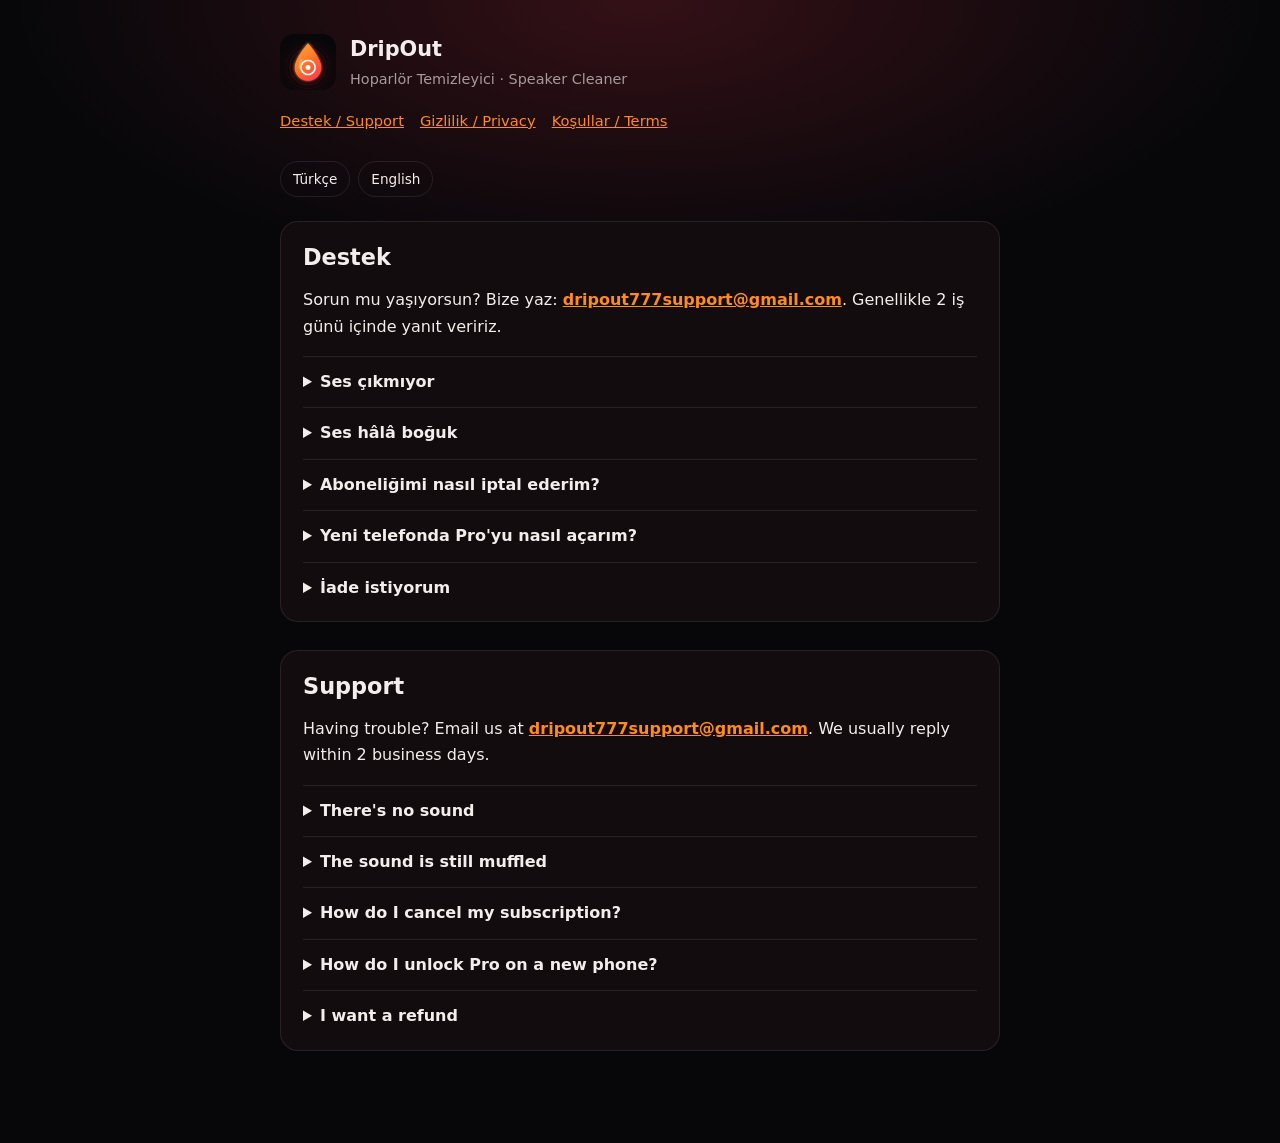
<file: index.html>
<!doctype html>
<html lang="tr">
<head>
<meta charset="utf-8">
<meta name="viewport" content="width=device-width, initial-scale=1">
<title>DripOut · Destek / Support</title>
<link rel="stylesheet" href="style.css">
</head>
<body>
<main>
  <header><img src="icon.png" alt=""><div><b>DripOut</b><span>Hoparlör Temizleyici · Speaker Cleaner</span></div></header>
  <nav><a href="index.html">Destek / Support</a><a href="privacy.html">Gizlilik / Privacy</a><a href="terms.html">Koşullar / Terms</a></nav>
  <div class="lang"><a href="#tr">Türkçe</a><a href="#en">English</a></div>

  <section id="tr">
    <h1>Destek</h1>
    <p>Sorun mu yaşıyorsun? Bize yaz: <b><a href="mailto:dripout777support@gmail.com">dripout777support@gmail.com</a></b>. Genellikle 2 iş günü içinde yanıt veririz.</p>
    <details><summary>Ses çıkmıyor</summary><p>Sesi açtığından ve kulaklık ya da Bluetooth hoparlör bağlı olmadığından emin ol. DripOut, iPhone'un sessiz düğmesi açıkken de çalar.</p></details>
    <details><summary>Ses hâlâ boğuk</summary><p>Telefonu hoparlör ızgarası aşağı bakacak şekilde tutup Su atma'yı 2–3 kez çalıştır. Pro kullanıcıları Derin temizliği deneyebilir. Ses düzelmezse cihazın içine su kaçmış olabilir; yetkili servise başvur.</p></details>
    <details><summary>Aboneliğimi nasıl iptal ederim?</summary><p>iPhone'da Ayarlar › [adın] › Abonelikler › DripOut yolunu izle. İptal, mevcut dönemin sonunda geçerli olur.</p></details>
    <details><summary>Yeni telefonda Pro'yu nasıl açarım?</summary><p>Aynı Apple Kimliği ile giriş yap, DripOut'ta Bakım › Satın alımları geri yükle'ye dokun.</p></details>
    <details><summary>İade istiyorum</summary><p>İadeler Apple tarafından yapılır: <a href="https://reportaproblem.apple.com">reportaproblem.apple.com</a></p></details>
  </section>

  <section id="en">
    <h1>Support</h1>
    <p>Having trouble? Email us at <b><a href="mailto:dripout777support@gmail.com">dripout777support@gmail.com</a></b>. We usually reply within 2 business days.</p>
    <details><summary>There's no sound</summary><p>Make sure the volume is up and no headphones or Bluetooth speakers are connected. DripOut plays even when the iPhone's silent switch is on.</p></details>
    <details><summary>The sound is still muffled</summary><p>Hold the phone with the speaker grille facing down and run Water eject 2–3 times. Pro users can try Deep clean. If it doesn't improve, water may have got inside the device; contact an authorized service provider.</p></details>
    <details><summary>How do I cancel my subscription?</summary><p>On your iPhone go to Settings › [your name] › Subscriptions › DripOut. Cancellation takes effect at the end of the current period.</p></details>
    <details><summary>How do I unlock Pro on a new phone?</summary><p>Sign in with the same Apple ID and tap Care › Restore purchases in DripOut.</p></details>
    <details><summary>I want a refund</summary><p>Refunds are handled by Apple: <a href="https://reportaproblem.apple.com">reportaproblem.apple.com</a></p></details>
  </section>
</main>
</body>
</html>
</file>
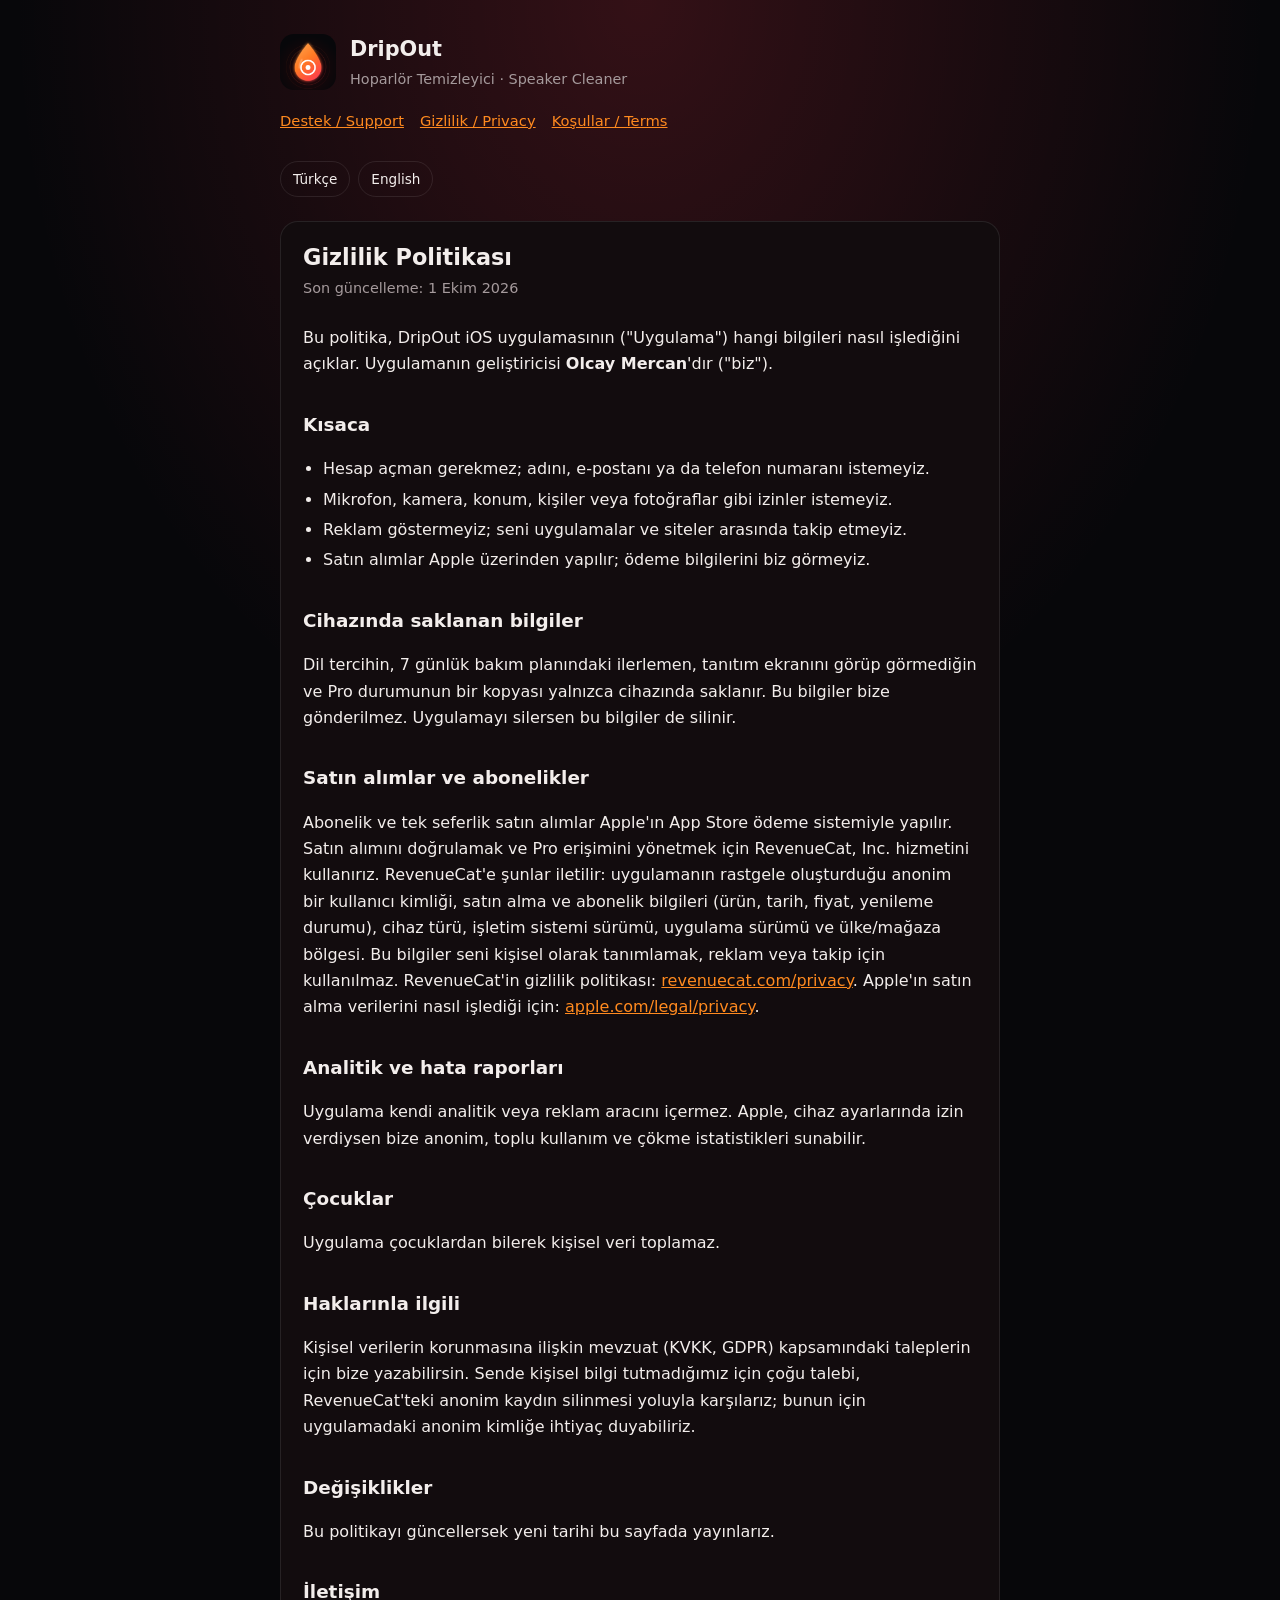
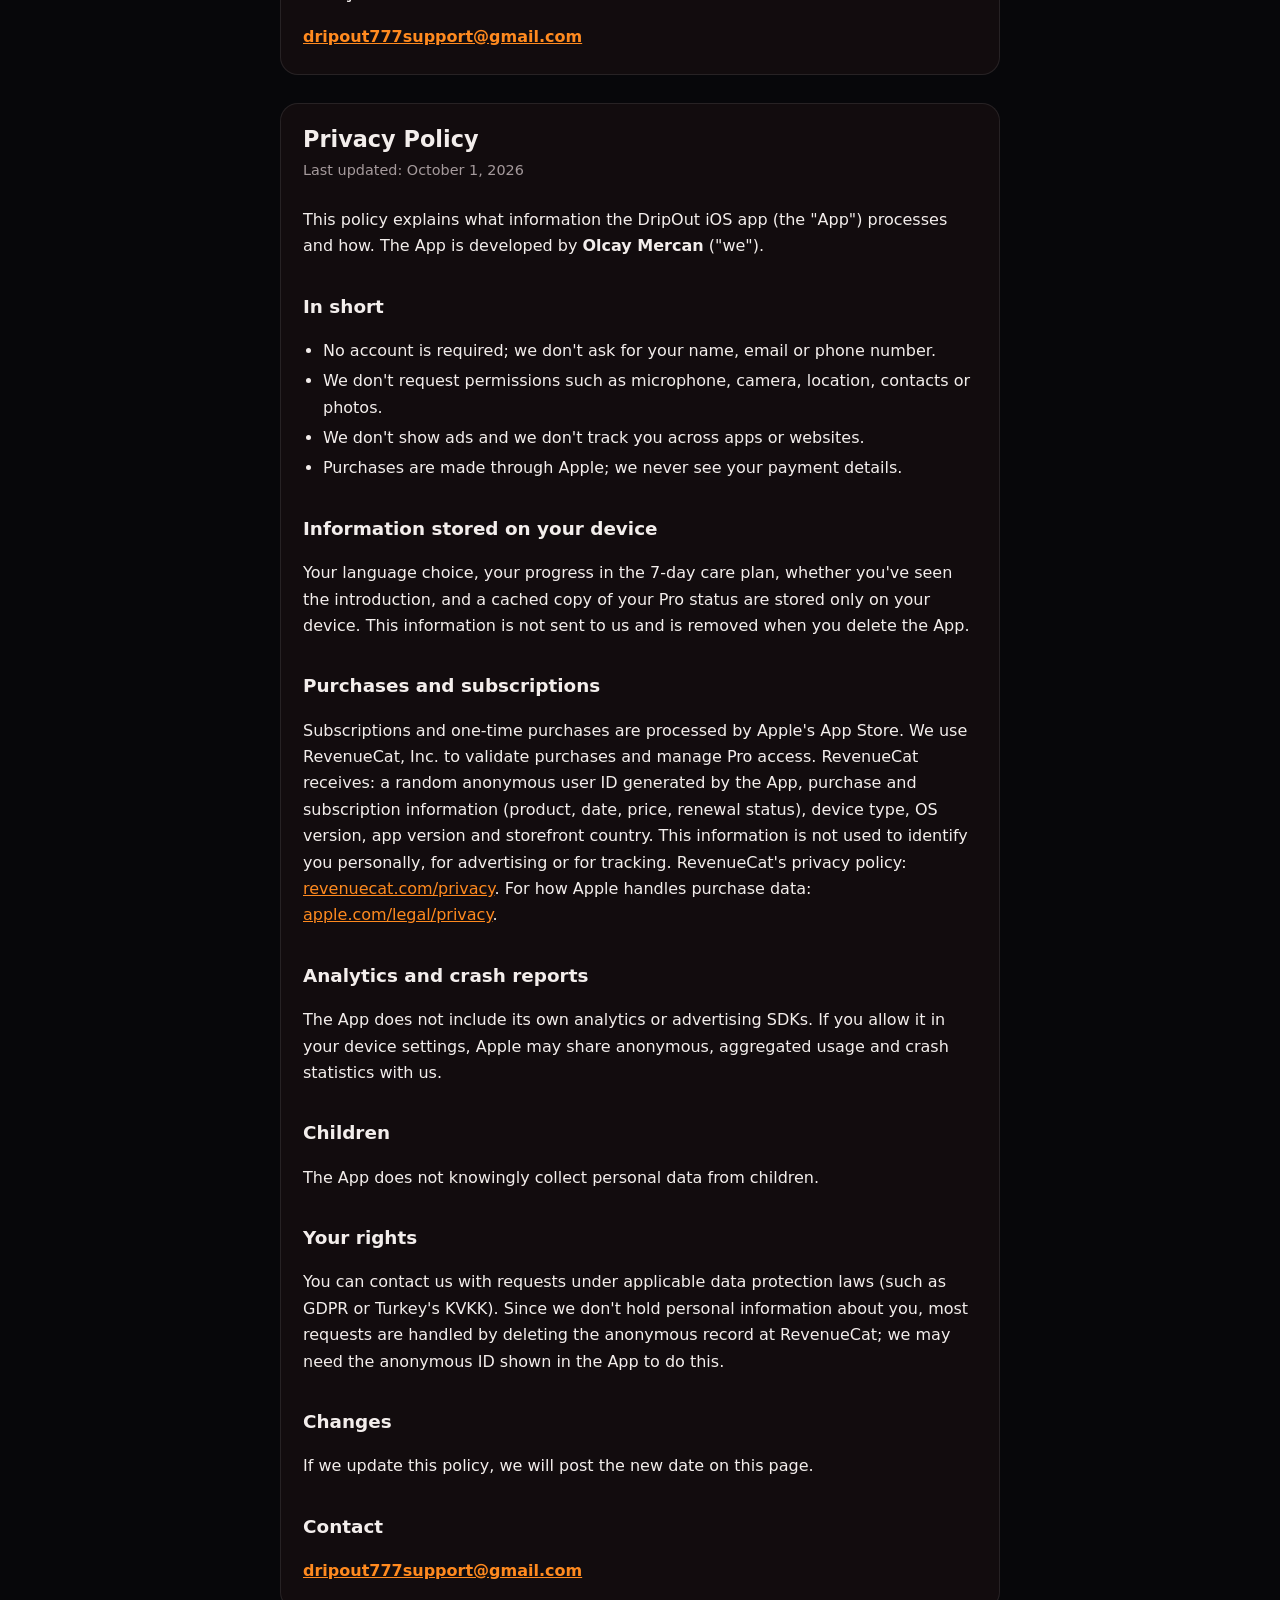
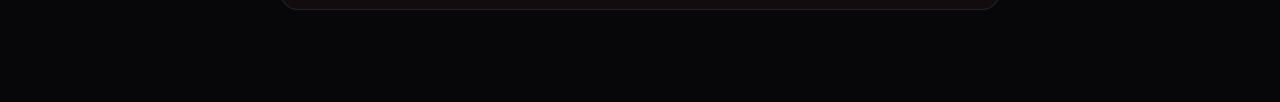
<file: privacy.html>
<!doctype html>
<html lang="tr">
<head>
<meta charset="utf-8">
<meta name="viewport" content="width=device-width, initial-scale=1">
<title>DripOut · Gizlilik Politikası / Privacy Policy</title>
<link rel="stylesheet" href="style.css">
</head>
<body>
<main>
  <header><img src="icon.png" alt=""><div><b>DripOut</b><span>Hoparlör Temizleyici · Speaker Cleaner</span></div></header>
  <nav><a href="index.html">Destek / Support</a><a href="privacy.html">Gizlilik / Privacy</a><a href="terms.html">Koşullar / Terms</a></nav>
  <div class="lang"><a href="#tr">Türkçe</a><a href="#en">English</a></div>

  <section id="tr">
    <h1>Gizlilik Politikası</h1>
    <p class="meta">Son güncelleme: 1 Ekim 2026</p>
    <p>Bu politika, DripOut iOS uygulamasının ("Uygulama") hangi bilgileri nasıl işlediğini açıklar. Uygulamanın geliştiricisi <b>Olcay Mercan</b>'dır ("biz").</p>

    <h2>Kısaca</h2>
    <ul>
      <li>Hesap açman gerekmez; adını, e-postanı ya da telefon numaranı istemeyiz.</li>
      <li>Mikrofon, kamera, konum, kişiler veya fotoğraflar gibi izinler istemeyiz.</li>
      <li>Reklam göstermeyiz; seni uygulamalar ve siteler arasında takip etmeyiz.</li>
      <li>Satın alımlar Apple üzerinden yapılır; ödeme bilgilerini biz görmeyiz.</li>
    </ul>

    <h2>Cihazında saklanan bilgiler</h2>
    <p>Dil tercihin, 7 günlük bakım planındaki ilerlemen, tanıtım ekranını görüp görmediğin ve Pro durumunun bir kopyası yalnızca cihazında saklanır. Bu bilgiler bize gönderilmez. Uygulamayı silersen bu bilgiler de silinir.</p>

    <h2>Satın alımlar ve abonelikler</h2>
    <p>Abonelik ve tek seferlik satın alımlar Apple'ın App Store ödeme sistemiyle yapılır. Satın alımını doğrulamak ve Pro erişimini yönetmek için RevenueCat, Inc. hizmetini kullanırız. RevenueCat'e şunlar iletilir: uygulamanın rastgele oluşturduğu anonim bir kullanıcı kimliği, satın alma ve abonelik bilgileri (ürün, tarih, fiyat, yenileme durumu), cihaz türü, işletim sistemi sürümü, uygulama sürümü ve ülke/mağaza bölgesi. Bu bilgiler seni kişisel olarak tanımlamak, reklam veya takip için kullanılmaz. RevenueCat'in gizlilik politikası: <a href="https://www.revenuecat.com/privacy">revenuecat.com/privacy</a>. Apple'ın satın alma verilerini nasıl işlediği için: <a href="https://www.apple.com/legal/privacy/">apple.com/legal/privacy</a>.</p>

    <h2>Analitik ve hata raporları</h2>
    <p>Uygulama kendi analitik veya reklam aracını içermez. Apple, cihaz ayarlarında izin verdiysen bize anonim, toplu kullanım ve çökme istatistikleri sunabilir.</p>

    <h2>Çocuklar</h2>
    <p>Uygulama çocuklardan bilerek kişisel veri toplamaz.</p>

    <h2>Haklarınla ilgili</h2>
    <p>Kişisel verilerin korunmasına ilişkin mevzuat (KVKK, GDPR) kapsamındaki taleplerin için bize yazabilirsin. Sende kişisel bilgi tutmadığımız için çoğu talebi, RevenueCat'teki anonim kaydın silinmesi yoluyla karşılarız; bunun için uygulamadaki anonim kimliğe ihtiyaç duyabiliriz.</p>

    <h2>Değişiklikler</h2>
    <p>Bu politikayı güncellersek yeni tarihi bu sayfada yayınlarız.</p>

    <h2>İletişim</h2>
    <p><b><a href="mailto:dripout777support@gmail.com">dripout777support@gmail.com</a></b></p>
  </section>

  <section id="en">
    <h1>Privacy Policy</h1>
    <p class="meta">Last updated: October 1, 2026</p>
    <p>This policy explains what information the DripOut iOS app (the "App") processes and how. The App is developed by <b>Olcay Mercan</b> ("we").</p>

    <h2>In short</h2>
    <ul>
      <li>No account is required; we don't ask for your name, email or phone number.</li>
      <li>We don't request permissions such as microphone, camera, location, contacts or photos.</li>
      <li>We don't show ads and we don't track you across apps or websites.</li>
      <li>Purchases are made through Apple; we never see your payment details.</li>
    </ul>

    <h2>Information stored on your device</h2>
    <p>Your language choice, your progress in the 7-day care plan, whether you've seen the introduction, and a cached copy of your Pro status are stored only on your device. This information is not sent to us and is removed when you delete the App.</p>

    <h2>Purchases and subscriptions</h2>
    <p>Subscriptions and one-time purchases are processed by Apple's App Store. We use RevenueCat, Inc. to validate purchases and manage Pro access. RevenueCat receives: a random anonymous user ID generated by the App, purchase and subscription information (product, date, price, renewal status), device type, OS version, app version and storefront country. This information is not used to identify you personally, for advertising or for tracking. RevenueCat's privacy policy: <a href="https://www.revenuecat.com/privacy">revenuecat.com/privacy</a>. For how Apple handles purchase data: <a href="https://www.apple.com/legal/privacy/">apple.com/legal/privacy</a>.</p>

    <h2>Analytics and crash reports</h2>
    <p>The App does not include its own analytics or advertising SDKs. If you allow it in your device settings, Apple may share anonymous, aggregated usage and crash statistics with us.</p>

    <h2>Children</h2>
    <p>The App does not knowingly collect personal data from children.</p>

    <h2>Your rights</h2>
    <p>You can contact us with requests under applicable data protection laws (such as GDPR or Turkey's KVKK). Since we don't hold personal information about you, most requests are handled by deleting the anonymous record at RevenueCat; we may need the anonymous ID shown in the App to do this.</p>

    <h2>Changes</h2>
    <p>If we update this policy, we will post the new date on this page.</p>

    <h2>Contact</h2>
    <p><b><a href="mailto:dripout777support@gmail.com">dripout777support@gmail.com</a></b></p>
  </section>
</main>
</body>
</html>
</file>
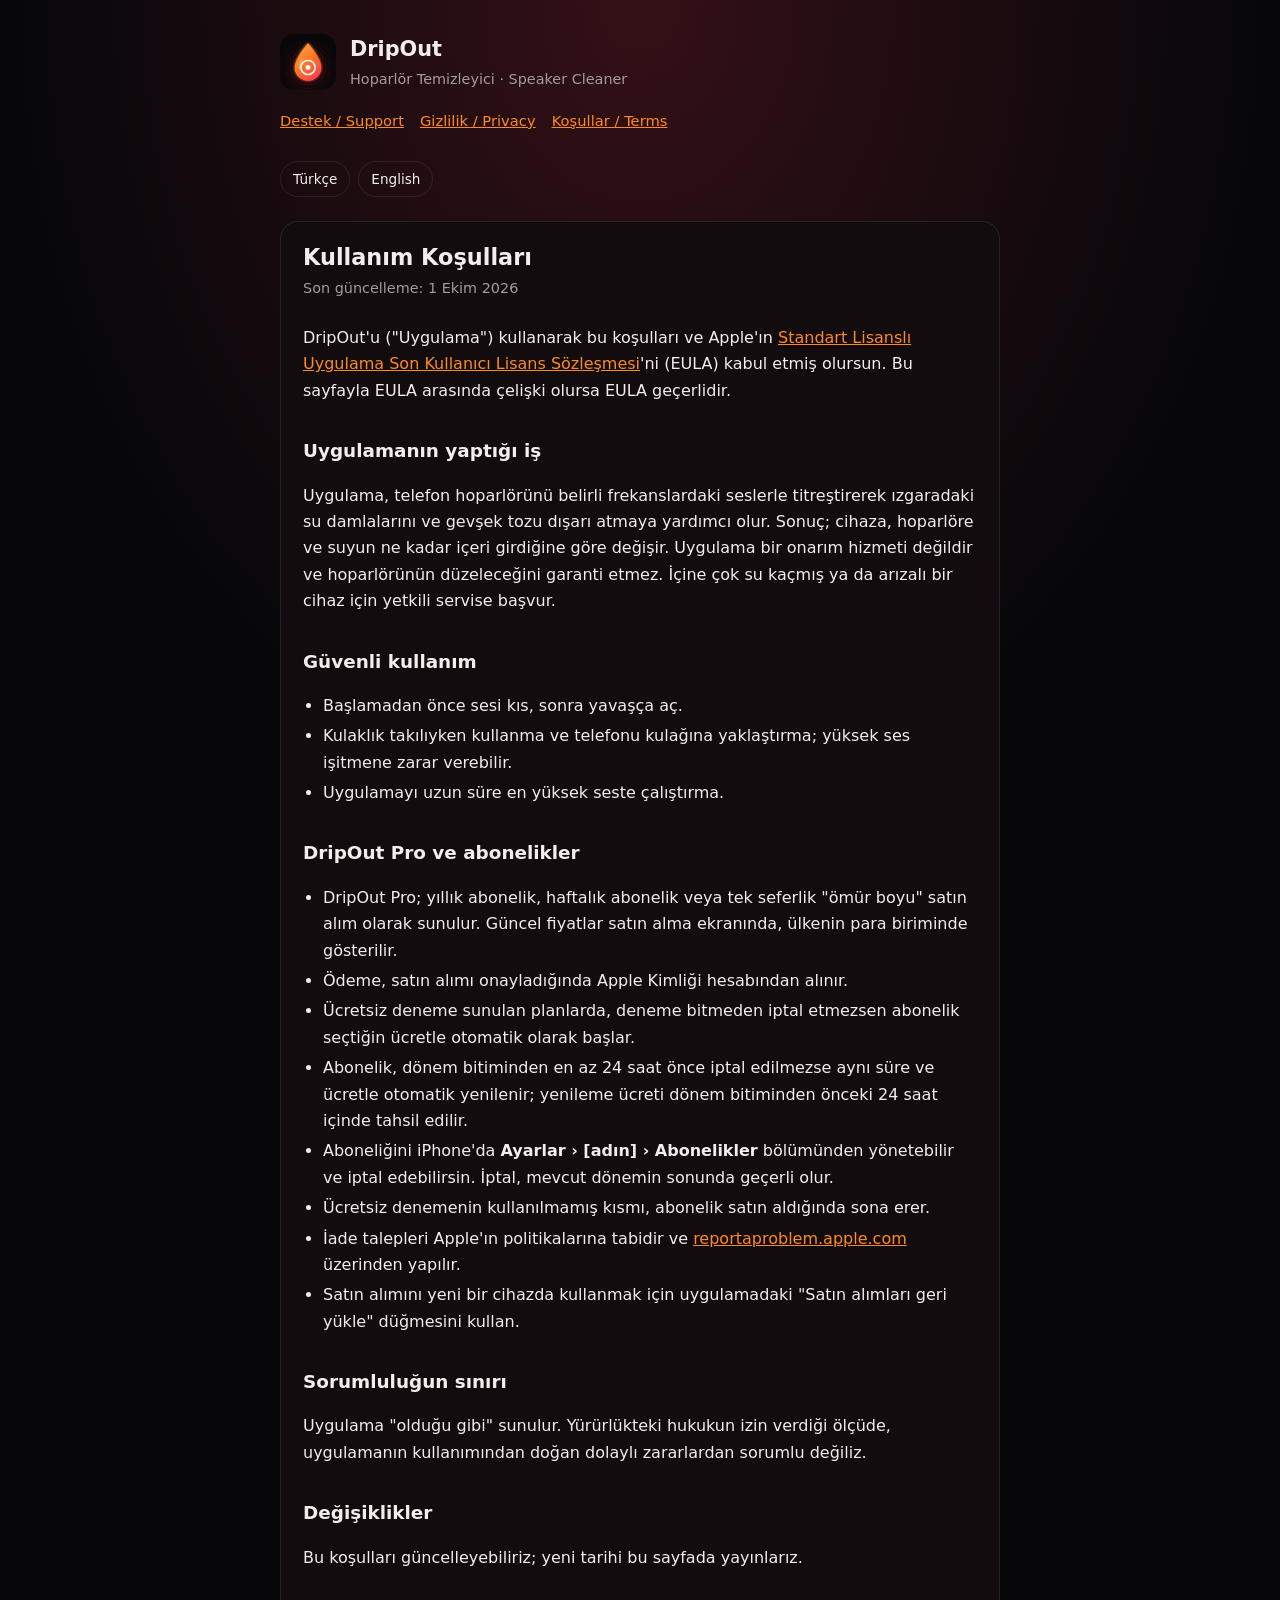
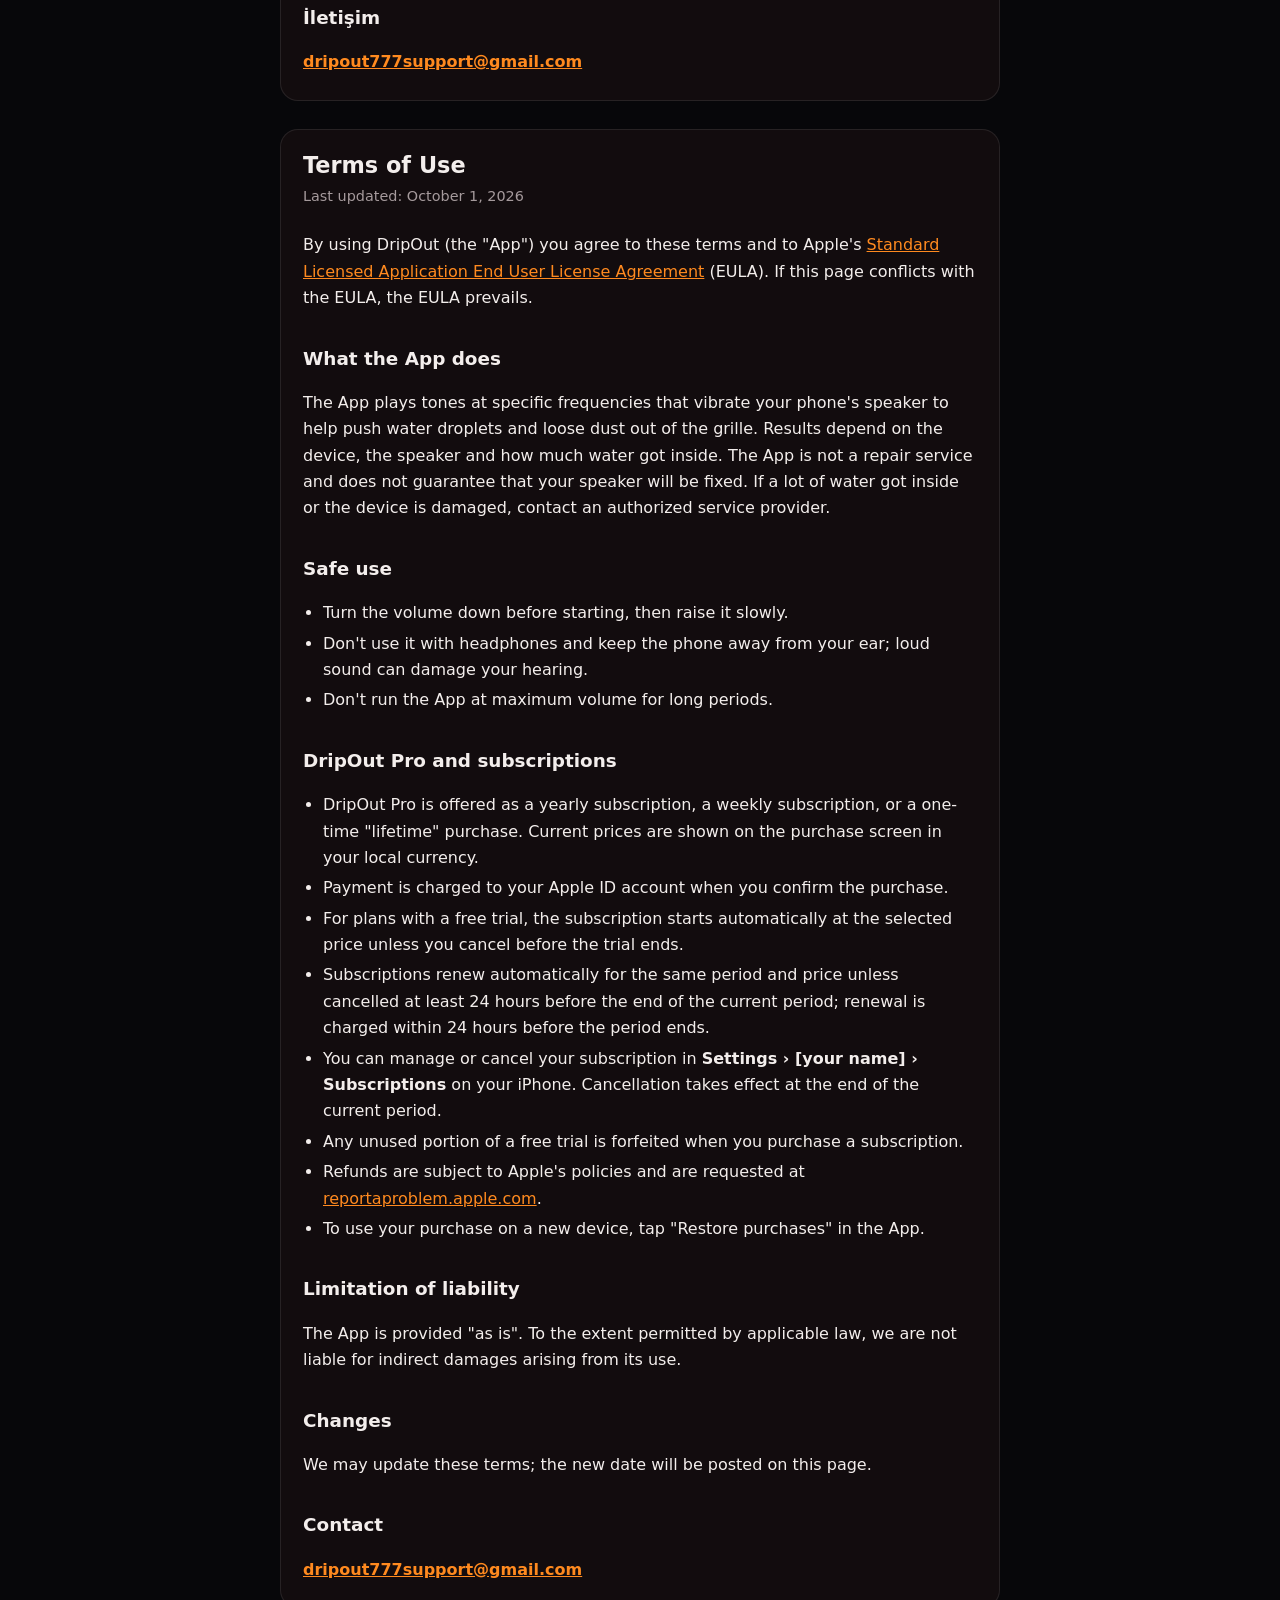
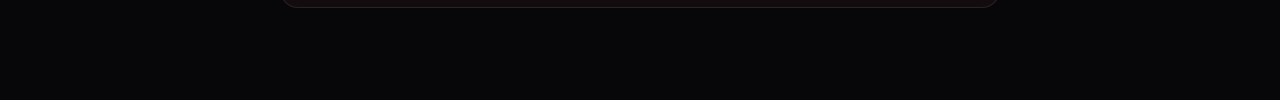
<file: terms.html>
<!doctype html>
<html lang="tr">
<head>
<meta charset="utf-8">
<meta name="viewport" content="width=device-width, initial-scale=1">
<title>DripOut · Kullanım Koşulları / Terms of Use</title>
<link rel="stylesheet" href="style.css">
</head>
<body>
<main>
  <header><img src="icon.png" alt=""><div><b>DripOut</b><span>Hoparlör Temizleyici · Speaker Cleaner</span></div></header>
  <nav><a href="index.html">Destek / Support</a><a href="privacy.html">Gizlilik / Privacy</a><a href="terms.html">Koşullar / Terms</a></nav>
  <div class="lang"><a href="#tr">Türkçe</a><a href="#en">English</a></div>

  <section id="tr">
    <h1>Kullanım Koşulları</h1>
    <p class="meta">Son güncelleme: 1 Ekim 2026</p>
    <p>DripOut'u ("Uygulama") kullanarak bu koşulları ve Apple'ın <a href="https://www.apple.com/legal/internet-services/itunes/dev/stdeula/">Standart Lisanslı Uygulama Son Kullanıcı Lisans Sözleşmesi</a>'ni (EULA) kabul etmiş olursun. Bu sayfayla EULA arasında çelişki olursa EULA geçerlidir.</p>

    <h2>Uygulamanın yaptığı iş</h2>
    <p>Uygulama, telefon hoparlörünü belirli frekanslardaki seslerle titreştirerek ızgaradaki su damlalarını ve gevşek tozu dışarı atmaya yardımcı olur. Sonuç; cihaza, hoparlöre ve suyun ne kadar içeri girdiğine göre değişir. Uygulama bir onarım hizmeti değildir ve hoparlörünün düzeleceğini garanti etmez. İçine çok su kaçmış ya da arızalı bir cihaz için yetkili servise başvur.</p>

    <h2>Güvenli kullanım</h2>
    <ul>
      <li>Başlamadan önce sesi kıs, sonra yavaşça aç.</li>
      <li>Kulaklık takılıyken kullanma ve telefonu kulağına yaklaştırma; yüksek ses işitmene zarar verebilir.</li>
      <li>Uygulamayı uzun süre en yüksek seste çalıştırma.</li>
    </ul>

    <h2>DripOut Pro ve abonelikler</h2>
    <ul>
      <li>DripOut Pro; yıllık abonelik, haftalık abonelik veya tek seferlik "ömür boyu" satın alım olarak sunulur. Güncel fiyatlar satın alma ekranında, ülkenin para biriminde gösterilir.</li>
      <li>Ödeme, satın alımı onayladığında Apple Kimliği hesabından alınır.</li>
      <li>Ücretsiz deneme sunulan planlarda, deneme bitmeden iptal etmezsen abonelik seçtiğin ücretle otomatik olarak başlar.</li>
      <li>Abonelik, dönem bitiminden en az 24 saat önce iptal edilmezse aynı süre ve ücretle otomatik yenilenir; yenileme ücreti dönem bitiminden önceki 24 saat içinde tahsil edilir.</li>
      <li>Aboneliğini iPhone'da <b>Ayarlar › [adın] › Abonelikler</b> bölümünden yönetebilir ve iptal edebilirsin. İptal, mevcut dönemin sonunda geçerli olur.</li>
      <li>Ücretsiz denemenin kullanılmamış kısmı, abonelik satın aldığında sona erer.</li>
      <li>İade talepleri Apple'ın politikalarına tabidir ve <a href="https://reportaproblem.apple.com">reportaproblem.apple.com</a> üzerinden yapılır.</li>
      <li>Satın alımını yeni bir cihazda kullanmak için uygulamadaki "Satın alımları geri yükle" düğmesini kullan.</li>
    </ul>

    <h2>Sorumluluğun sınırı</h2>
    <p>Uygulama "olduğu gibi" sunulur. Yürürlükteki hukukun izin verdiği ölçüde, uygulamanın kullanımından doğan dolaylı zararlardan sorumlu değiliz.</p>

    <h2>Değişiklikler</h2>
    <p>Bu koşulları güncelleyebiliriz; yeni tarihi bu sayfada yayınlarız.</p>

    <h2>İletişim</h2>
    <p><b><a href="mailto:dripout777support@gmail.com">dripout777support@gmail.com</a></b></p>
  </section>

  <section id="en">
    <h1>Terms of Use</h1>
    <p class="meta">Last updated: October 1, 2026</p>
    <p>By using DripOut (the "App") you agree to these terms and to Apple's <a href="https://www.apple.com/legal/internet-services/itunes/dev/stdeula/">Standard Licensed Application End User License Agreement</a> (EULA). If this page conflicts with the EULA, the EULA prevails.</p>

    <h2>What the App does</h2>
    <p>The App plays tones at specific frequencies that vibrate your phone's speaker to help push water droplets and loose dust out of the grille. Results depend on the device, the speaker and how much water got inside. The App is not a repair service and does not guarantee that your speaker will be fixed. If a lot of water got inside or the device is damaged, contact an authorized service provider.</p>

    <h2>Safe use</h2>
    <ul>
      <li>Turn the volume down before starting, then raise it slowly.</li>
      <li>Don't use it with headphones and keep the phone away from your ear; loud sound can damage your hearing.</li>
      <li>Don't run the App at maximum volume for long periods.</li>
    </ul>

    <h2>DripOut Pro and subscriptions</h2>
    <ul>
      <li>DripOut Pro is offered as a yearly subscription, a weekly subscription, or a one-time "lifetime" purchase. Current prices are shown on the purchase screen in your local currency.</li>
      <li>Payment is charged to your Apple ID account when you confirm the purchase.</li>
      <li>For plans with a free trial, the subscription starts automatically at the selected price unless you cancel before the trial ends.</li>
      <li>Subscriptions renew automatically for the same period and price unless cancelled at least 24 hours before the end of the current period; renewal is charged within 24 hours before the period ends.</li>
      <li>You can manage or cancel your subscription in <b>Settings › [your name] › Subscriptions</b> on your iPhone. Cancellation takes effect at the end of the current period.</li>
      <li>Any unused portion of a free trial is forfeited when you purchase a subscription.</li>
      <li>Refunds are subject to Apple's policies and are requested at <a href="https://reportaproblem.apple.com">reportaproblem.apple.com</a>.</li>
      <li>To use your purchase on a new device, tap "Restore purchases" in the App.</li>
    </ul>

    <h2>Limitation of liability</h2>
    <p>The App is provided "as is". To the extent permitted by applicable law, we are not liable for indirect damages arising from its use.</p>

    <h2>Changes</h2>
    <p>We may update these terms; the new date will be posted on this page.</p>

    <h2>Contact</h2>
    <p><b><a href="mailto:dripout777support@gmail.com">dripout777support@gmail.com</a></b></p>
  </section>
</main>
</body>
</html>
</file>
<file: style.css>
:root{--bg:#07070a;--card:#120c0e;--ink:#f3eeec;--muted:#a59a9c;--edge:rgba(255,255,255,.09);--o:#ff8a1f;--r:#ff3b4e}
*{box-sizing:border-box}
html,body{margin:0}
body{background:var(--bg);background-image:radial-gradient(70% 35% at 50% 0%,rgba(255,59,78,.18),transparent 70%);color:var(--ink);font:16px/1.65 system-ui,-apple-system,"Segoe UI",sans-serif;padding:32px 16px 64px}
main{max-width:720px;margin:0 auto}
header{display:flex;align-items:center;gap:14px;margin-bottom:28px}
header img{width:56px;height:56px;border-radius:14px}
header b{display:block;font-size:1.3rem}
header span{color:var(--muted);font-size:.9rem}
nav{display:flex;gap:16px;flex-wrap:wrap;margin:-12px 0 28px;font-size:.92rem}
a{color:var(--o)}
h1{font-size:1.8rem;line-height:1.2;margin:0 0 6px}
h2{font-size:1.15rem;margin:32px 0 8px}
.meta{color:var(--muted);font-size:.9rem;margin:0 0 24px}
.lang{display:flex;gap:8px;margin-bottom:24px}
.lang a{padding:6px 12px;border:1px solid var(--edge);border-radius:999px;text-decoration:none;color:var(--ink);font-size:.85rem}
section{background:var(--card);border:1px solid var(--edge);border-radius:18px;padding:22px 22px 8px;margin-bottom:28px}
section>h1{font-size:1.4rem}
ul{padding-left:20px}
li{margin:4px 0}
code{background:rgba(255,255,255,.07);padding:1px 6px;border-radius:6px}
details{border-top:1px solid var(--edge);padding:12px 0}
summary{cursor:pointer;font-weight:600}
</file>
